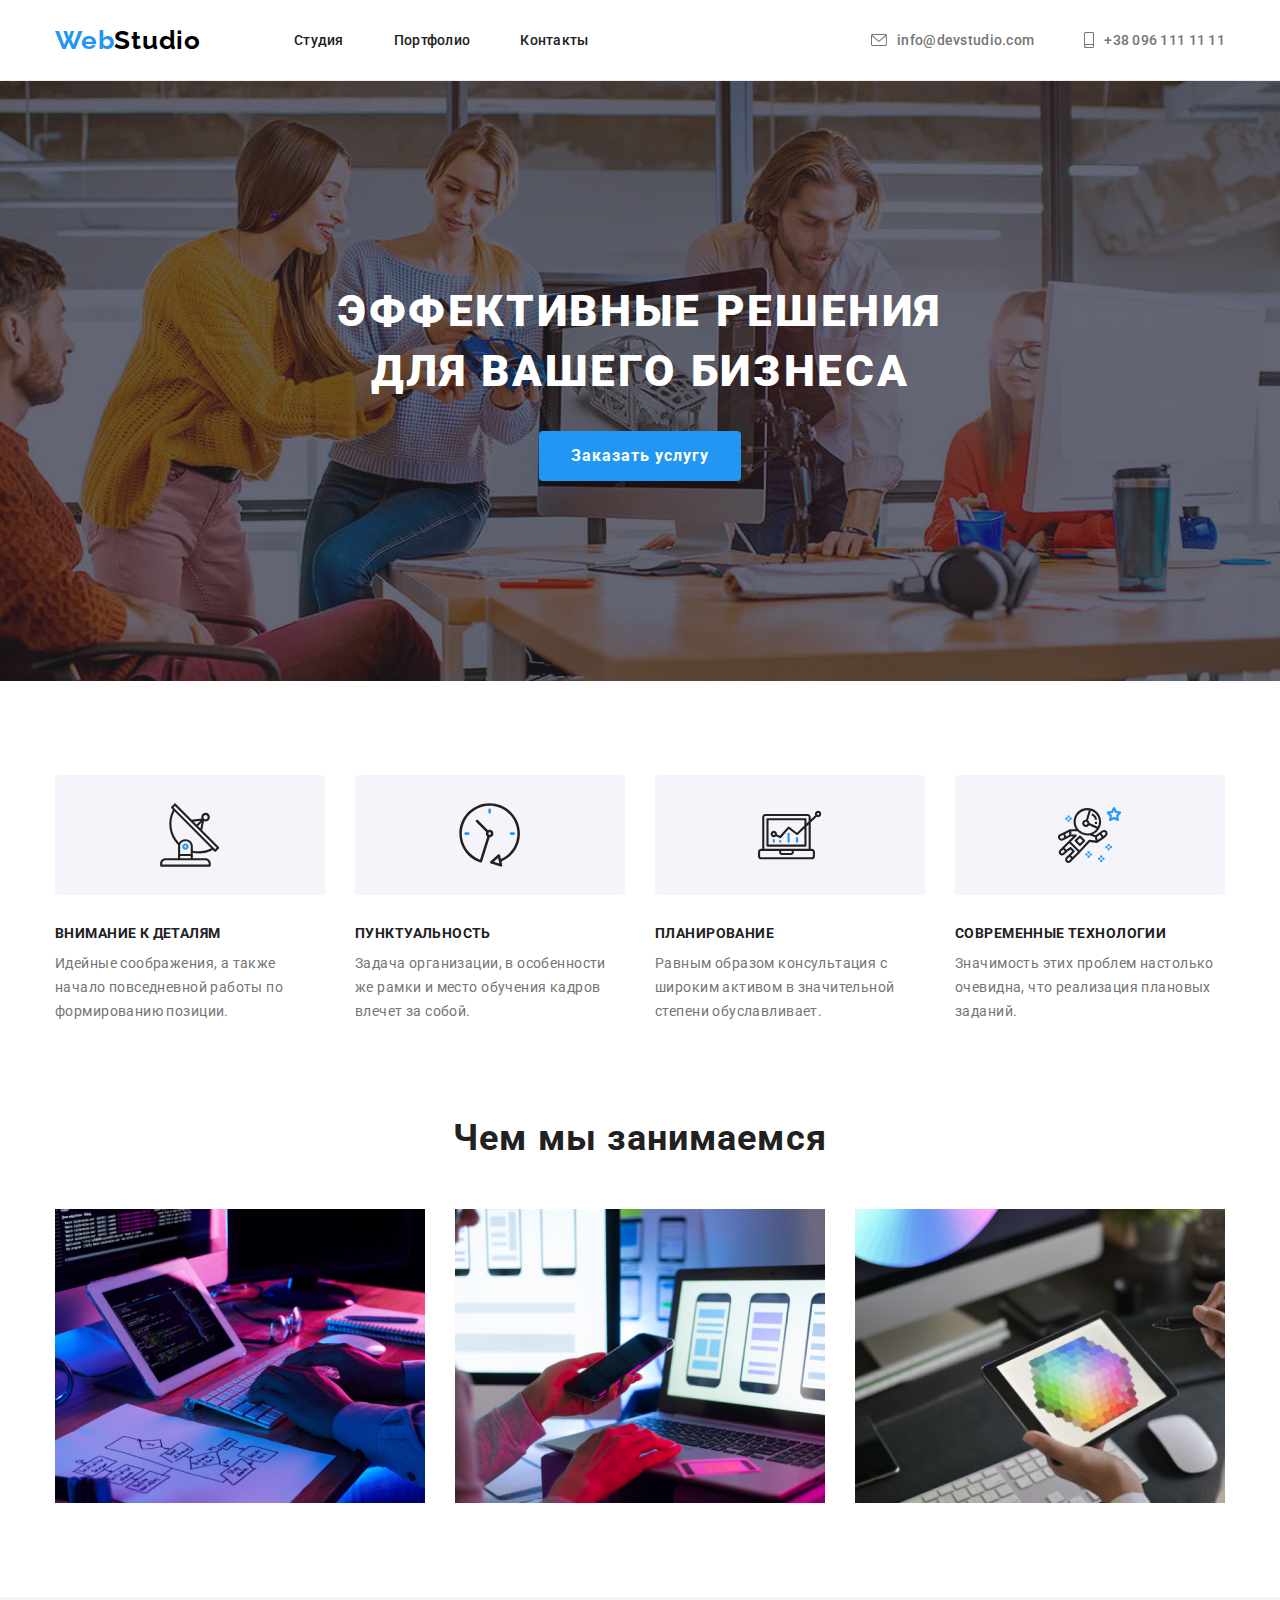
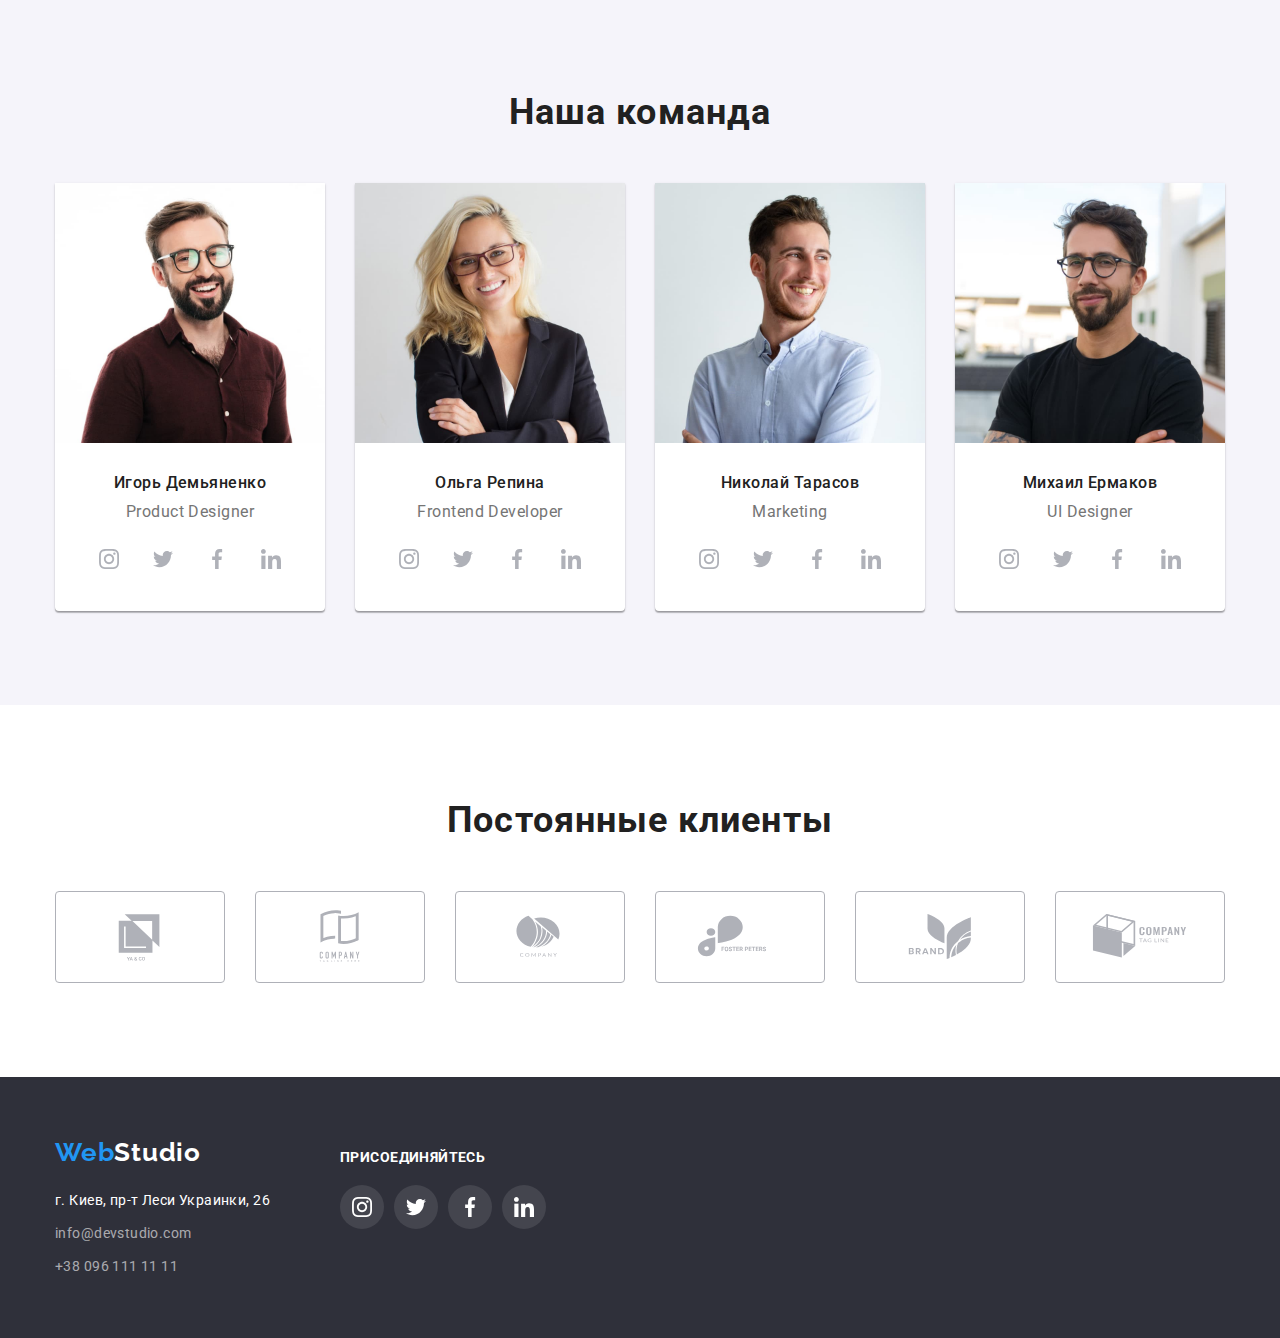
<file: index.html>
<!DOCTYPE html>
<html lang="ru">
  <head>
    <meta charset="UTF-8" />
    <meta http-equiv="X-UA-Compatible" content="IE=edge" />
    <meta name="viewport" content="width=device-width, initial-scale=1.0" />
    <title>Document</title>

    <link
      rel="stylesheet"
      href="https://cdnjs.cloudflare.com/ajax/libs/modern-normalize/1.1.0/modern-normalize.min.css"
    />
    <link rel="preconnect" href="https://fonts.googleapis.com" />
    <link rel="preconnect" href="https://fonts.gstatic.com" crossorigin />
    <link
      href="https://fonts.googleapis.com/css2?family=Raleway:wght@700&family=Roboto:wght@400;500;700;900&display=swap"
      rel="stylesheet"
    />
    <link rel="stylesheet" href="./css/styles.css" />
  </head>
  <body>
    <header class="page-header">
      <div class="container">
        <nav class="main-nav">
          <a lang="en" class="logo" href="index.html"
            ><span class="logo-web-part">Web</span>Studio</a
          >
          <ul class="main-nav-list">
            <li class="main-nav-item">
              <a class="main-navigation-link" href="">Студия</a>
            </li>
            <li class="main-nav-item">
              <a class="main-navigation-link" href="portfolio.html">Портфолио</a>
            </li>
            <li class="main-nav-item">
              <a class="main-navigation-link" href="">Контакты</a>
            </li>
          </ul>
        </nav>
        <ul class="header-contacts">
          <li class="header-contact-item">
            <a class="header-contact-link" href="mailto:info@devstudio.com">
              <svg class="header-icon" width="16" height="12">
                <use href="./images/symbol-defs.svg#icon-envelope"></use></svg
              >info@devstudio.com</a
            >
          </li>
          <li class="header-contact-item">
            <a class="header-contact-link" href="tel:+380961111111">
              <svg class="header-icon" width="10" height="16">
                <use href="./images/symbol-defs.svg#icon-smartphone"></use></svg
              >+38 096 111 11 11</a
            >
          </li>
        </ul>
      </div>
    </header>
    <main>
      <section class="hero">
        <div class="container">
          <h1 class="hero-header">Эффективные решения для вашего бизнеса</h1>
          <button type="button" class="hero-button">Заказать услугу</button>
        </div>
      </section>
      <section class="section-features">
        <div class="container">
          <ul class="features">
            <li>
              <div class="features-icon-container">
                <svg class="features-icon">
                  <use href="./images/symbol-defs.svg#icon-antenna"></use>
                </svg>
              </div>
              <h2 class="features-header">Внимание к деталям</h2>
              <p class="features-text">
                Идейные соображения, а также начало повседневной работы по формированию позиции.
              </p>
            </li>
            <li>
              <div class="features-icon-container">
                <svg class="features-icon">
                  <use href="./images/symbol-defs.svg#icon-clock"></use>
                </svg>
              </div>
              <h2 class="features-header">Пунктуальность</h2>
              <p class="features-text">
                Задача организации, в особенности же рамки и место обучения кадров влечет за собой.
              </p>
            </li>
            <li>
              <div class="features-icon-container">
                <svg class="features-icon">
                  <use href="./images/symbol-defs.svg#icon-diagram"></use>
                </svg>
              </div>
              <h2 class="features-header">Планирование</h2>
              <p class="features-text">
                Равным образом консультация с широким активом в значительной степени обуславливает.
              </p>
            </li>
            <li>
              <div class="features-icon-container">
                <svg class="features-icon">
                  <use href="./images/symbol-defs.svg#icon-astronaut"></use>
                </svg>
              </div>
              <h2 class="features-header">Современные технологии</h2>
              <p class="features-text">
                Значимость этих проблем настолько очевидна, что реализация плановых заданий.
              </p>
            </li>
          </ul>
        </div>
      </section>
      <section class="work-dir-section">
        <div class="work-dir-div container">
          <h2 class="work-direction-header">Чем мы занимаемся</h2>
          <ul class="work-direction">
            <li class="work-direction-item">
              <img
                class="work-dir-img"
                src="./images/img1.jpg"
                alt="мужчина работает на планшете"
                width="370"
              />
            </li>
            <li class="work-direction-item">
              <img
                class="work-dir-img"
                src="./images/img2.jpg"
                alt="женщина с ноутбуком и телефоном"
                width="370"
              />
            </li>
            <li class="work-direction-item">
              <img
                class="work-dir-img"
                src="./images/img3.jpg"
                alt="цветовая палитра на планшете"
                width="370"
              />
            </li>
          </ul>
        </div>
      </section>
      <section class="team">
        <div class="container">
          <h2 class="team-header">Наша команда</h2>
          <ul class="team-members">
            <li class="team-member">
              <img
                class="team-member-picture"
                src="./images/worker1.jpg"
                alt="image of product designer"
                width="270"
              />
              <div class="team-member-text">
                <p class="team-member-name">Игорь Демьяненко</p>
                <p class="team-member-occupation">Product Designer</p>
                <ul class="team-icon-container">
                <li class="team-icon-item">
                  <a href="" class="team-icon-link">
                    <svg class="team-icon" width="20" height="20">
                      <use href="./images/symbol-defs.svg#icon-instagram"></use>
                    </svg>
                  </a>
                </li>
                <li class="team-icon-item">
                  <a href="" class="team-icon-link">
                    <svg class="team-icon" width="20" height="20">
                      <use href="./images/symbol-defs.svg#icon-twitter"></use>
                    </svg>
                  </a>
                </li>
                <li class="team-icon-item">
                  <a href="" class="team-icon-link">
                    <svg class="team-icon" width="20" height="20">
                      <use href="./images/symbol-defs.svg#icon-facebook"></use>
                    </svg>
                  </a>
                </li>
                <li class="team-icon-item">
                  <a href="" class="team-icon-link">
                    <svg class="team-icon" width="20" height="20">
                      <use href="./images/symbol-defs.svg#icon-linkedin"></use>
                    </svg>
                  </a>
                </li>
              </div>
            </li>
            <li class="team-member">
              <img
                class="team-member-picture"
                src="./images/worker2.jpg"
                alt="image of frontend developer"
                width="270"
              />
              <div class="team-member-text">
                <p class="team-member-name">Ольга Репина</p>
                <p class="team-member-occupation">Frontend Developer</p>
                <ul class="team-icon-container">
                <li class="team-icon-item">
                  <a href="" class="team-icon-link">
                    <svg class="team-icon" width="20" height="20">
                      <use href="./images/symbol-defs.svg#icon-instagram"></use>
                    </svg>
                  </a>
                </li>
                <li class="team-icon-item">
                  <a href="" class="team-icon-link">
                    <svg class="team-icon" width="20" height="20">
                      <use href="./images/symbol-defs.svg#icon-twitter"></use>
                    </svg>
                  </a>
                </li>
                <li class="team-icon-item">
                  <a href="" class="team-icon-link">
                    <svg class="team-icon" width="20" height="20">
                      <use href="./images/symbol-defs.svg#icon-facebook"></use>
                    </svg>
                  </a>
                </li>
                <li class="team-icon-item">
                  <a href="" class="team-icon-link">
                    <svg class="team-icon" width="20" height="20">
                      <use href="./images/symbol-defs.svg#icon-linkedin"></use>
                    </svg>
                  </a>
                </li>
              </ul>
              </div>
            </li>
            <li class="team-member">
              <img
                class="team-member-picture"
                src="./images/worker3.jpg"
                alt="image of marketing specialist"
                width="270"
              />
              <div class="team-member-text">
                <p class="team-member-name">Николай Тарасов</p>
                <p class="team-member-occupation">Marketing</p>
                <ul class="team-icon-container">
                <li class="team-icon-item">
                  <a href="" class="team-icon-link">
                    <svg class="team-icon" width="20" height="20">
                      <use href="./images/symbol-defs.svg#icon-instagram"></use>
                    </svg>
                  </a>
                </li>
                <li class="team-icon-item">
                  <a href="" class="team-icon-link">
                    <svg class="team-icon" width="20" height="20">
                      <use href="./images/symbol-defs.svg#icon-twitter"></use>
                    </svg>
                  </a>
                </li>
                <li class="team-icon-item">
                  <a href="" class="team-icon-link">
                    <svg class="team-icon" width="20" height="20">
                      <use href="./images/symbol-defs.svg#icon-facebook"></use>
                    </svg>
                  </a>
                </li>
                <li class="team-icon-item">
                  <a href="" class="team-icon-link">
                    <svg class="team-icon" width="20" height="20">
                      <use href="./images/symbol-defs.svg#icon-linkedin"></use>
                    </svg>
                  </a>
                </li>
              </ul>
              </div>
            </li>
            <li class="team-member">
              <img
                class="team-member-picture"
                src="./images/worker4.jpg"
                alt="image of ui designer"
                width="270"
              />
              <div class="team-member-text">
                <p class="team-member-name">Михаил Ермаков</p>
                <p class="team-member-occupation">UI Designer</p>
                <ul class="team-icon-container">
                <li class="team-icon-item">
                  <a href="" class="team-icon-link">
                    <svg class="team-icon" width="20" height="20">
                      <use href="./images/symbol-defs.svg#icon-instagram"></use>
                    </svg>
                  </a>
                </li>
                <li class="team-icon-item">
                  <a href="" class="team-icon-link">
                    <svg class="team-icon" width="20" height="20">
                      <use href="./images/symbol-defs.svg#icon-twitter"></use>
                    </svg>
                  </a>
                </li>
                <li class="team-icon-item">
                  <a href="" class="team-icon-link">
                    <svg class="team-icon" width="20" height="20">
                      <use href="./images/symbol-defs.svg#icon-facebook"></use>
                    </svg>
                  </a>
                </li>
                <li class="team-icon-item">
                  <a href="" class="team-icon-link">
                    <svg class="team-icon" width="20" height="20">
                      <use href="./images/symbol-defs.svg#icon-linkedin"></use>
                    </svg>
                  </a>
                </li>
              </ul>
              </div>
            </li>
          </ul>
        </div>
      </section>
      <section class="clients">
        <div class="container">
          <h2 class="clients-header">Постоянные клиенты</h2>
          <ul class="clients-list">
            <li>
              <a class="client-link" href="">
                <svg class="client-icon">
                  <use href="./images/symbol-defs.svg#icon-logo-ya"></use>
                </svg>
              </a>
            </li>
            <li>
              <a class="client-link" href="">
                <svg class="client-icon">
                  <use href="./images/symbol-defs.svg#icon-logo-com"></use>
                </svg>
              </a>
            </li>
            <li>
              <a class="client-link" href="">
                <svg class="client-icon">
                  <use href="./images/symbol-defs.svg#icon-logo-comp"></use>
                </svg>
              </a>
            </li>
            <li>
              <a class="client-link" href="">
                <svg class="client-icon">
                  <use href="./images/symbol-defs.svg#icon-logo-foster"></use>
                </svg>
              </a>
            </li>
            <li>
              <a class="client-link" href="">
                <svg class="client-icon">
                  <use href="./images/symbol-defs.svg#icon-logo-brand"></use>
                </svg>
              </a>
            </li>
            <li>
              <a class="client-link" href="">
                <svg class="client-icon">
                  <use href="./images/symbol-defs.svg#icon-logo-tag"></use>
                </svg>
              </a>
            </li>
          </ul>
        </div>
      </section>
    </main>
    <footer class="footer">
      <div class="container footer-elements">
        <div class="footer-nav">
          <a class="logo-inv" href="index.html"><span class="logo-web-part">Web</span>Studio</a>
          <address>
            <ul class="footer-contacts">
              <li>
                <a
                  target="_blank"
                  class="footer-adress"
                  href="https://goo.gl/maps/6EJtzGpYEQnjh2rM8"
                  >г. Киев, пр-т Леси Украинки, 26</a
                >
              </li>
              <li>
                <a class="footer-mail" href="mailto:info@devstudio.com">info@devstudio.com</a>
              </li>
              <li><a class="footer-phone" href="tel:+380961111111">+38 096 111 11 11</a></li>
            </ul>
          </address>
        </div>
        <div class="join-section">
            <h2 class="join-header">присоединяйтесь</h2>
            <ul class="join-icons-list">
              <li class="join-icons-item">
                <a href="" class="join-icon-link">
                  <svg class="join-icon" width="20" height="20">
                    <use href="./images/symbol-defs.svg#icon-instagram"></use>
                  </svg>
                </a>
              </li>
              <li class="join-icons-item">
                <a href="" class="join-icon-link">
                  <svg class="join-icon" width="20" height="20">
                    <use href="./images/symbol-defs.svg#icon-twitter"></use>
                  </svg>
                </a>
              </li>
              <li class="join-icons-item">
                <a href="" class="join-icon-link">
                  <svg class="join-icon" width="20" height="20">
                    <use href="./images/symbol-defs.svg#icon-facebook"></use>
                  </svg>
                </a>
              </li>
              <li class="join-icons-item">
                <a href="" class="join-icon-link">
                  <svg class="join-icon" width="20" height="20">
                    <use href="./images/symbol-defs.svg#icon-linkedin"></use>
                  </svg>
                </a>
              </li>
            </ul>
          </div>

      </div>
    </footer>
  </body>
</html>
</file>
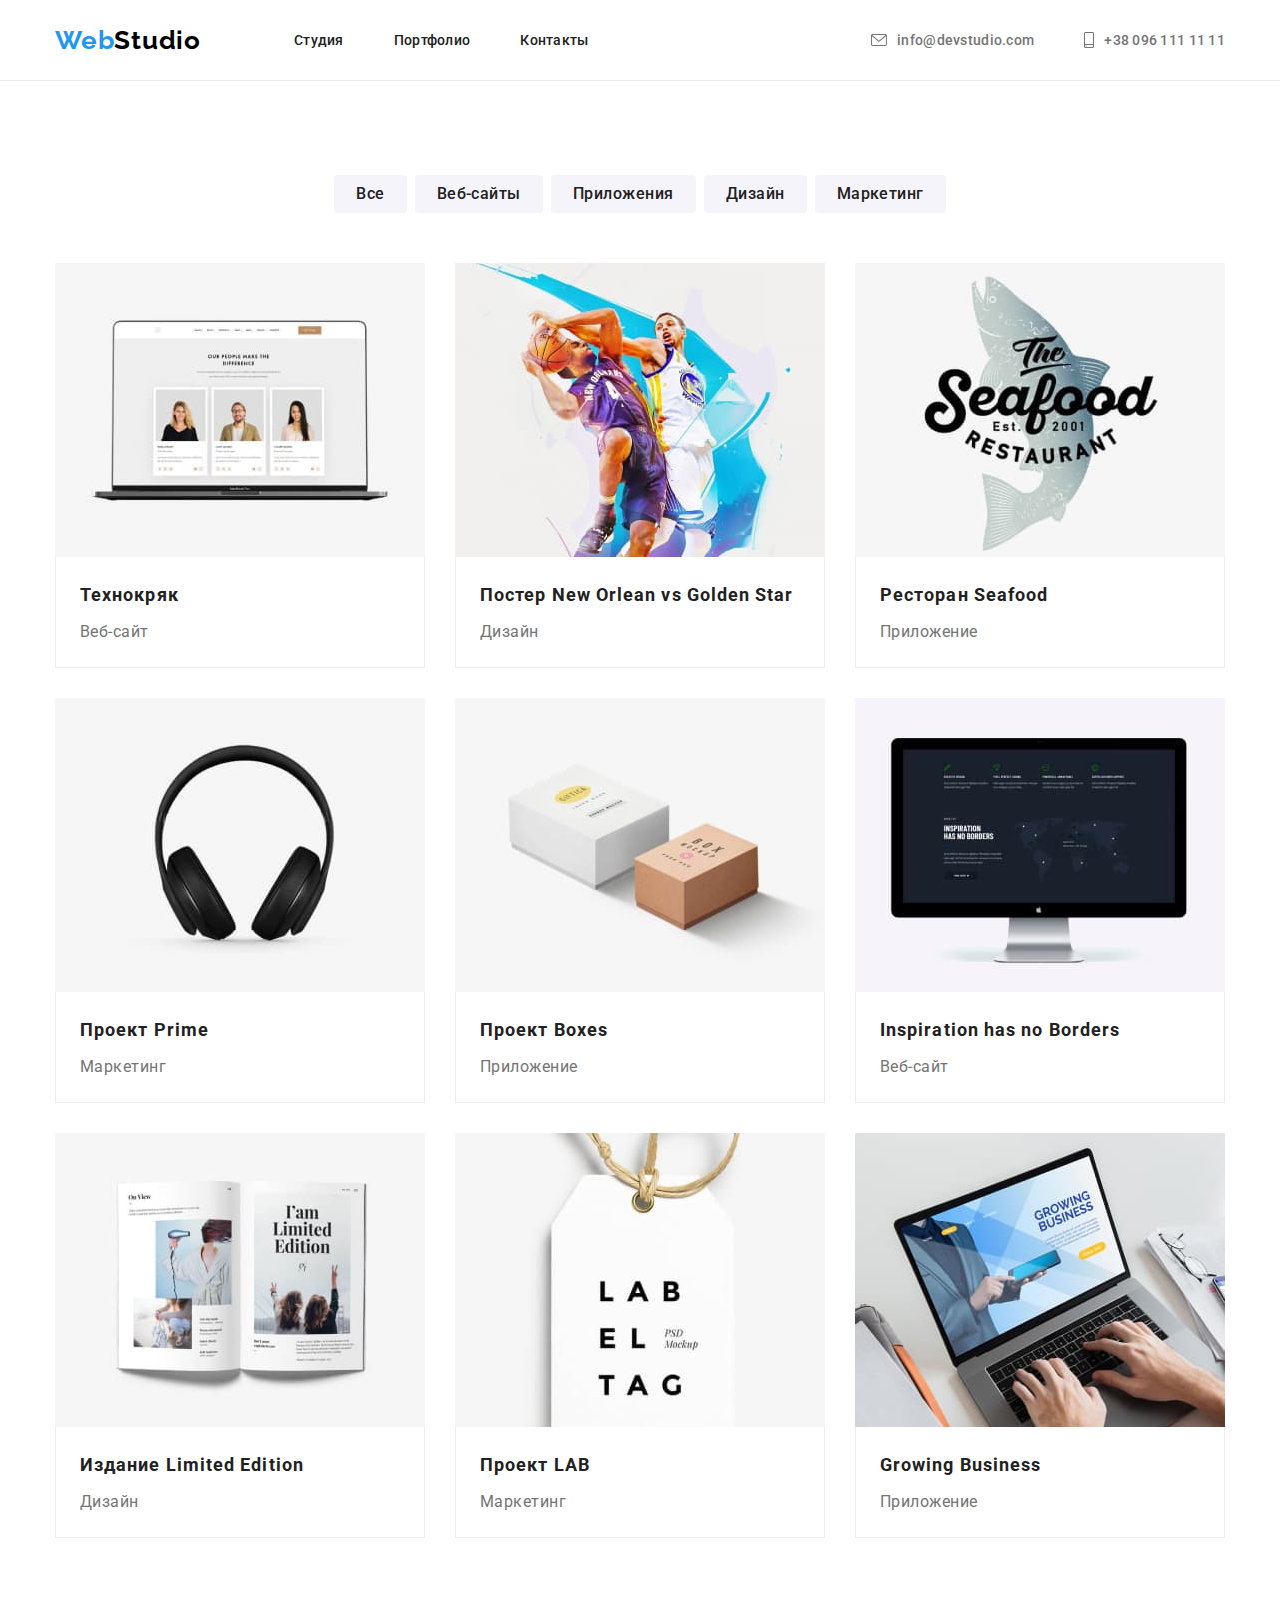
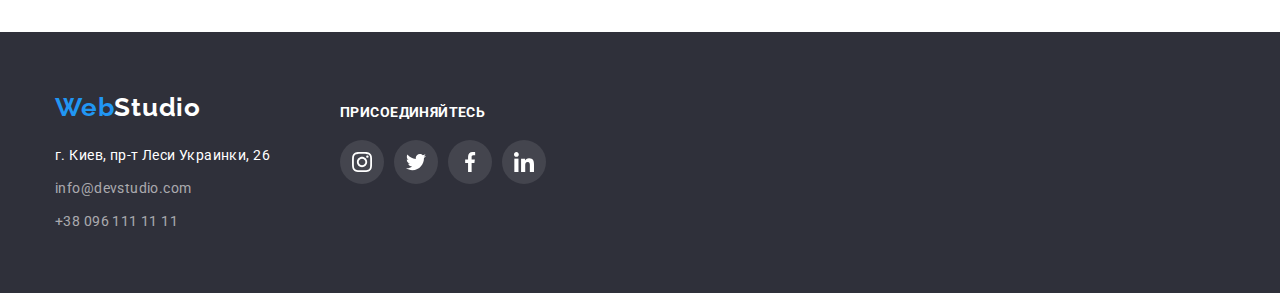
<file: portfolio.html>
<!DOCTYPE html>
<html lang="ru">
  <head>
    <meta charset="UTF-8" />
    <meta http-equiv="X-UA-Compatible" content="IE=edge" />
    <meta name="viewport" content="width=device-width, initial-scale=1.0" />
    <title>Document</title>

    <link
      rel="stylesheet"
      href="https://cdnjs.cloudflare.com/ajax/libs/modern-normalize/1.1.0/modern-normalize.min.css"
    />
    <link rel="preconnect" href="https://fonts.googleapis.com" />
    <link rel="preconnect" href="https://fonts.gstatic.com" crossorigin />
    <link
      href="https://fonts.googleapis.com/css2?family=Raleway:wght@700&family=Roboto:wght@400;500;700;900&display=swap"
      rel="stylesheet"
    />
    <link rel="stylesheet" href="./css/styles.css" />
  </head>
  <body>
    <header class="page-header portfolio-header">
      <div class="container">
        <nav class="main-nav">
          <a lang="en" class="logo" href="index.html"
            ><span class="logo-web-part">Web</span>Studio</a
          >
          <ul class="main-nav-list">
            <li class="main-nav-item">
              <a class="main-navigation-link" href="">Студия</a>
            </li>
            <li class="main-nav-item">
              <a class="main-navigation-link" href="portfolio.html">Портфолио</a>
            </li>
            <li class="main-nav-item">
              <a class="main-navigation-link" href="">Контакты</a>
            </li>
          </ul>
        </nav>
        <ul class="header-contacts">
          <li class="header-contact-item">
            <a class="header-contact-link" href="mailto:info@devstudio.com">
              <svg class="header-icon" width="16" height="12">
                <use href="./images/symbol-defs.svg#icon-envelope"></use></svg
              >info@devstudio.com</a
            >
          </li>
          <li class="header-contact-item">
            <a class="header-contact-link" href="tel:+380961111111">
              <svg class="header-icon" width="10" height="16">
                <use href="./images/symbol-defs.svg#icon-smartphone"></use></svg
              >+38 096 111 11 11</a
            >
          </li>
        </ul>
      </div>
    </header>
    <main>
      <section class="work-examples">
        <div class="container work-examples-container">
          <h1 class="work-examples-header">Фильтры работ</h1>
          <ul class="work-examples-filter">
            <li><button class="work-examples-filter-button" type="button">Все</button></li>
            <li><button class="work-examples-filter-button" type="button">Веб-сайты</button></li>
            <li><button class="work-examples-filter-button" type="button">Приложения</button></li>
            <li><button class="work-examples-filter-button" type="button">Дизайн</button></li>
            <li><button class="work-examples-filter-button" type="button">Маркетинг</button></li>
          </ul>
          <h1 class="work-examples-header">Примеры работ</h1>
          <ul class="work-examples-list">
            <li class="work-example-item">
              <a class="work-example-link" href="">
                <img
                  class="work-example-image"
                  src="./images/technokriak.jpg"
                  alt="веб-сайт"
                  width="370"
                />
                <div class="work-ex-text-block">
                  <h2 class="work-example-header">Технокряк</h2>
                  <p class="work-example-text">Веб-сайт</p>
                </div>
              </a>
            </li>
            <li class="work-example-item">
              <a class="work-example-link" href="">
                <img
                  class="work-example-image"
                  href=""
                  src="./images/poster-new-orlean.jpg"
                  alt="постер с изображением игроков баскетбола"
                  width="370"
                />
                <div class="work-ex-text-block">
                  <h2 class="work-example-header">Постер New Orlean vs Golden Star</h2>
                  <p class="work-example-text">Дизайн</p>
                </div>
              </a>
            </li>
            <li class="work-example-item">
              <a class="work-example-link" href="">
                <img
                  class="work-example-image"
                  href=""
                  src="./images/restraunt-seafood.jpg"
                  alt="логотип ресторана"
                  width="370"
                />
                <div class="work-ex-text-block">
                  <h2 class="work-example-header">Ресторан Seafood</h2>
                  <p class="work-example-text">Приложение</p>
                </div>
              </a>
            </li>
            <li class="work-example-item">
              <a class="work-example-link" href="">
                <img
                  class="work-example-image"
                  href=""
                  src="./images/project-prime.jpg"
                  alt="наушники"
                  width="370"
                />
                <div class="work-ex-text-block">
                  <h2 class="work-example-header">Проект Prime</h2>
                  <p class="work-example-text">Маркетинг</p>
                </div>
              </a>
            </li>
            <li class="work-example-item">
              <a class="work-example-link" href="">
                <img
                  class="work-example-image"
                  href=""
                  src="./images/project-boxes.jpg"
                  alt="дизайн коробок"
                  width="370"
                />
                <div class="work-ex-text-block">
                  <h2 class="work-example-header">Проект Boxes</h2>
                  <p class="work-example-text">Приложение</p>
                </div>
              </a>
            </li>
            <li class="work-example-item">
              <a class="work-example-link" href="">
                <img
                  class="work-example-image"
                  href=""
                  src="./images/inspiration.jpg"
                  alt="сайт"
                  width="370"
                />
                <div class="work-ex-text-block">
                  <h2 lang="en" class="work-example-header">Inspiration has no Borders</h2>
                  <p class="work-example-text">Веб-сайт</p>
                </div>
              </a>
            </li>
            <li class="work-example-item">
              <a class="work-example-link" href="">
                <img
                  class="work-example-image"
                  href=""
                  src="./images/limited-edition.jpg"
                  alt="журнал"
                  width="370"
                />
                <div class="work-ex-text-block">
                  <h2 class="work-example-header">Издание Limited Edition</h2>
                  <p class="work-example-text">Дизайн</p>
                </div>
              </a>
            </li>
            <li class="work-example-item">
              <a class="work-example-link" href="">
                <img
                  class="work-example-image"
                  href=""
                  src="./images/project-lab.jpg"
                  alt="этикетка"
                  width="370"
                />
                <div class="work-ex-text-block">
                  <h2 class="work-example-header">Проект LAB</h2>
                  <p class="work-example-text">Маркетинг</p>
                </div>
              </a>
            </li>
            <li class="work-example-item">
              <a class="work-example-link" href="">
                <img
                  class="work-example-image"
                  href=""
                  src="./images/growing-business.jpg"
                  alt="сайт"
                  width="370"
                />
                <div class="work-ex-text-block">
                  <h2 lang="en" class="work-example-header">Growing Business</h2>
                  <p class="work-example-text">Приложение</p>
                </div>
              </a>
            </li>
          </ul>
        </div>
      </section>
    </main>
    <footer class="footer">
      <div class="container footer-elements">
        <div class="footer-nav">
          <a class="logo-inv" href="index.html"><span class="logo-web-part">Web</span>Studio</a>
          <address>
            <ul class="footer-contacts">
              <li>
                <a
                  target="_blank"
                  class="footer-adress"
                  href="https://goo.gl/maps/6EJtzGpYEQnjh2rM8"
                  >г. Киев, пр-т Леси Украинки, 26</a
                >
              </li>
              <li>
                <a class="footer-mail" href="mailto:info@devstudio.com">info@devstudio.com</a>
              </li>
              <li><a class="footer-phone" href="tel:+380961111111">+38 096 111 11 11</a></li>
            </ul>
          </address>
        </div>
        <section class="join-section">
          <div>
            <h2 class="join-header">присоединяйтесь</h2>
            <ul class="join-icons-list">
              <li class="join-icons-item">
                <a href="" class="join-icon-link">
                  <svg class="join-icon" width="20" height="20">
                    <use href="./images/symbol-defs.svg#icon-instagram"></use>
                  </svg>
                </a>
              </li>
              <li class="join-icons-item">
                <a href="" class="join-icon-link">
                  <svg class="join-icon" width="20" height="20">
                    <use href="./images/symbol-defs.svg#icon-twitter"></use>
                  </svg>
                </a>
              </li>
              <li class="join-icons-item">
                <a href="" class="join-icon-link">
                  <svg class="join-icon" width="20" height="20">
                    <use href="./images/symbol-defs.svg#icon-facebook"></use>
                  </svg>
                </a>
              </li>
              <li class="join-icons-item">
                <a href="" class="join-icon-link">
                  <svg class="join-icon" width="20" height="20">
                    <use href="./images/symbol-defs.svg#icon-linkedin"></use>
                  </svg>
                </a>
              </li>
            </ul>
          </div>
        </section>
      </div>
    </footer>
  </body>
</html>
</file>
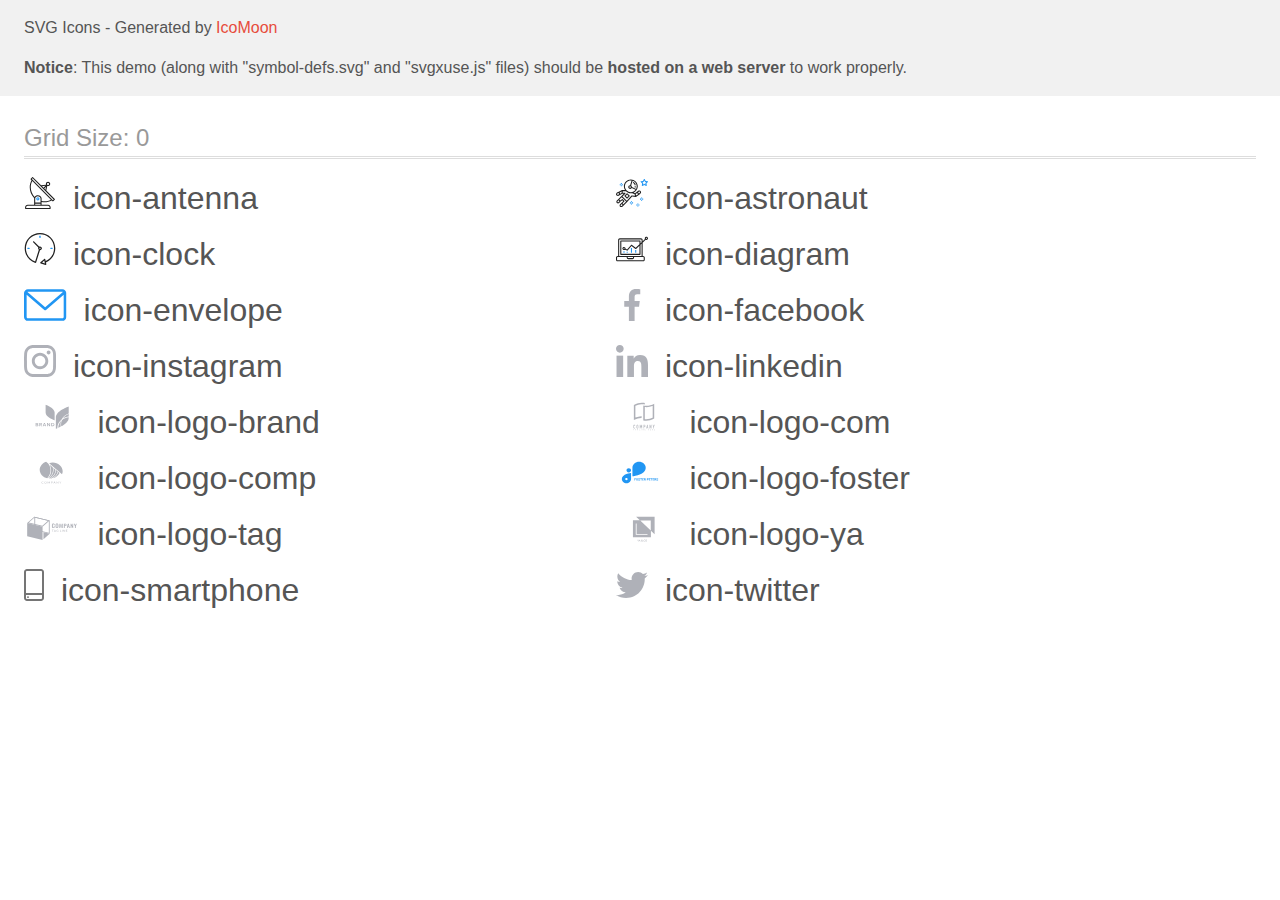
<file: images/icons/icomoon/demo-external-svg.html>
<!doctype html>
<html>
<head>
    <title>IcoMoon - SVG Icons</title>
    <meta charset="utf-8">
    <meta name="viewport" content="width=device-width, initial-scale=1">
    <link rel="stylesheet" href="demo-files/demo.css">
    <link rel="stylesheet" href="style.css">
</head>
<body>
<header class="bgc1 clearfix">
<div class="mhl">
    <p>SVG Icons - Generated by <a href="https://icomoon.io/app">IcoMoon</a></p><p><strong>Notice</strong>: This demo (along with "symbol-defs.svg" and "svgxuse.js" files) should be <b>hosted on a web server</b> to work properly.</p>
</div>
</header>
    <div class="clearfix mhl ptl">
        <h1 class="mvm mtn fgc1">Grid Size: 0</h1>
        <div class="glyph fs1">
            <div class="clearfix pbs">
                <svg class="icon icon-antenna"><use xlink:href="symbol-defs.svg#icon-antenna"></use></svg><span class="name"> icon-antenna</span>
            </div>
        </div>
        <div class="glyph fs1">
            <div class="clearfix pbs">
                <svg class="icon icon-astronaut"><use xlink:href="symbol-defs.svg#icon-astronaut"></use></svg><span class="name"> icon-astronaut</span>
            </div>
        </div>
        <div class="glyph fs1">
            <div class="clearfix pbs">
                <svg class="icon icon-clock"><use xlink:href="symbol-defs.svg#icon-clock"></use></svg><span class="name"> icon-clock</span>
            </div>
        </div>
        <div class="glyph fs1">
            <div class="clearfix pbs">
                <svg class="icon icon-diagram"><use xlink:href="symbol-defs.svg#icon-diagram"></use></svg><span class="name"> icon-diagram</span>
            </div>
        </div>
        <div class="glyph fs1">
            <div class="clearfix pbs">
                <svg class="icon icon-envelope"><use xlink:href="symbol-defs.svg#icon-envelope"></use></svg><span class="name"> icon-envelope</span>
            </div>
        </div>
        <div class="glyph fs1">
            <div class="clearfix pbs">
                <svg class="icon icon-facebook"><use xlink:href="symbol-defs.svg#icon-facebook"></use></svg><span class="name"> icon-facebook</span>
            </div>
        </div>
        <div class="glyph fs1">
            <div class="clearfix pbs">
                <svg class="icon icon-instagram"><use xlink:href="symbol-defs.svg#icon-instagram"></use></svg><span class="name"> icon-instagram</span>
            </div>
        </div>
        <div class="glyph fs1">
            <div class="clearfix pbs">
                <svg class="icon icon-linkedin"><use xlink:href="symbol-defs.svg#icon-linkedin"></use></svg><span class="name"> icon-linkedin</span>
            </div>
        </div>
        <div class="glyph fs1">
            <div class="clearfix pbs">
                <svg class="icon icon-logo-brand"><use xlink:href="symbol-defs.svg#icon-logo-brand"></use></svg><span class="name"> icon-logo-brand</span>
            </div>
        </div>
        <div class="glyph fs1">
            <div class="clearfix pbs">
                <svg class="icon icon-logo-com"><use xlink:href="symbol-defs.svg#icon-logo-com"></use></svg><span class="name"> icon-logo-com</span>
            </div>
        </div>
        <div class="glyph fs1">
            <div class="clearfix pbs">
                <svg class="icon icon-logo-comp"><use xlink:href="symbol-defs.svg#icon-logo-comp"></use></svg><span class="name"> icon-logo-comp</span>
            </div>
        </div>
        <div class="glyph fs1">
            <div class="clearfix pbs">
                <svg class="icon icon-logo-foster"><use xlink:href="symbol-defs.svg#icon-logo-foster"></use></svg><span class="name"> icon-logo-foster</span>
            </div>
        </div>
        <div class="glyph fs1">
            <div class="clearfix pbs">
                <svg class="icon icon-logo-tag"><use xlink:href="symbol-defs.svg#icon-logo-tag"></use></svg><span class="name"> icon-logo-tag</span>
            </div>
        </div>
        <div class="glyph fs1">
            <div class="clearfix pbs">
                <svg class="icon icon-logo-ya"><use xlink:href="symbol-defs.svg#icon-logo-ya"></use></svg><span class="name"> icon-logo-ya</span>
            </div>
        </div>
        <div class="glyph fs1">
            <div class="clearfix pbs">
                <svg class="icon icon-smartphone"><use xlink:href="symbol-defs.svg#icon-smartphone"></use></svg><span class="name"> icon-smartphone</span>
            </div>
        </div>
        <div class="glyph fs1">
            <div class="clearfix pbs">
                <svg class="icon icon-twitter"><use xlink:href="symbol-defs.svg#icon-twitter"></use></svg><span class="name"> icon-twitter</span>
            </div>
        </div>
  </div>
<script defer src="svgxuse.js"></script>
</body>
</html>
</file>
<file: css/styles.css>
body {
  font-family: 'Roboto';
  color: #757575;
}

.container {
  width: 1200px;
  margin: 0 auto;
  padding: 0 15px;
}

h1,
h2,
h3,
h4,
h5,
h6,
p,
ul {
  margin: 0;
  padding: 0;
}

header {
  border-bottom: 1px solid #ececec;
}

.logo {
  font-family: 'Raleway';
  font-style: normal;
  font-weight: 700;
  font-size: 26px;
  line-height: 31px;
  letter-spacing: 0.03em;
  text-decoration: none;
  color: black;
}

.logo-web-part {
  color: #2196f3;
}

.logo:hover,
.logo:focus {
  color: black;
}

.page-header .container {
  display: flex;
  align-items: center;
}

.main-nav {
  display: flex;
  align-items: center;
}

.main-nav-list {
  list-style-type: none;
  display: flex;
  margin-left: 93px;
  padding-left: 0;
}

.main-nav-item:not(:last-child) {
  margin-right: 50px;
}

.header-contact-item:not(:last-child) {
  margin-right: 50px;
}

.main-navigation-link {
  padding: 32px 0;
  display: block;
  text-decoration: none;
  font-style: normal;
  color: #212121;
  font-weight: 500;
  font-size: 14px;
  line-height: 16px;
  letter-spacing: 0.02em;
}

.header-contacts {
  list-style-type: none;
  display: flex;
  padding-left: 0;
  margin-left: auto;
}

.header-contact-link {
  display: flex;
  align-items: center;

  padding: 32px 0;

  color: #757575;
  text-decoration: none;
  font-style: normal;
  font-weight: 500;
  font-size: 14px;
  line-height: 16px;
  letter-spacing: 0.02em;
}

.header-icon {
  margin-right: 10px;
  fill: currentColor;
}

.main-navigation-link:hover,
.main-navigation-link:focus {
  color: #2196f3;
}

.header-contact-link:hover,
.header-contact-link:focus {
  color: #2196f3;
}

/* hero */
.hero {
  background: #c4c4c4;
  background-image: linear-gradient(rgba(47, 48, 58, 0.4), rgba(47, 48, 58, 0.4)),
    url(../images/hero.jpg);
  text-align: center;
  padding-top: 200px;
  padding-bottom: 200px;
  max-width: 1600px;
  background-repeat: no-repeat;
  background-position: center;
  margin-left: auto;
  margin-right: auto;
}

.hero-header {
  width: 696px;
  margin-left: auto;
  margin-right: auto;
  font-weight: 900;
  font-size: 44px;
  line-height: 60px;
  letter-spacing: 0.06em;
  text-transform: uppercase;
  color: #ffffff;
  margin-bottom: 30px;
}

.hero-button {
  display: inline-block;
  background: #2196f3;
  box-shadow: 0px 4px 4px rgba(0, 0, 0, 0.15);
  border-radius: 4px;
  font-weight: 700;
  font-size: 16px;
  line-height: 30px;
  text-align: center;
  letter-spacing: 0.06em;
  color: #ffffff;
  border: 0;
  cursor: pointer;
  padding: 10px 32px;
}

.hero-button:hover,
.hero-button:focus {
  background: #1e84d7;
}

/* features */
.main-navigation,
.features {
  padding: 0;
  margin: 0;
}

.section-features {
  padding-top: 94px;
  padding-bottom: 94px;
}

.features {
  list-style-type: none;
  display: flex;
  justify-content: space-between;
}

.features-icon-container {
  display: flex;
  justify-content: center;
  align-items: center;

  margin-bottom: 30px;

  width: 270px;
  height: 120px;
  background: #f5f4fa;
  border-radius: 4px;
}

.features-icon {
  width: 63.32px;
  height: 70px;
}

.features-header {
  font-style: normal;
  font-weight: 700;
  font-size: 14px;
  line-height: 16px;
  letter-spacing: 0.03em;
  text-transform: uppercase;
  color: #212121;
  margin-bottom: 10px;
}

.features-text {
  font-weight: 400;
  font-size: 14px;
  line-height: 24px;
  letter-spacing: 0.03em;
  color: #757575;
  width: 270px;
}

/* work directions */

.work-dir-section {
  padding-bottom: 94px;
}

.work-direction-header {
  font-weight: 700;
  font-size: 36px;
  line-height: 42px;
  text-align: center;
  letter-spacing: 0.03em;
  color: #212121;
  margin-bottom: 50px;
}

.work-direction {
  list-style-type: none;
  margin-top: 0;
  margin-bottom: 0;
  display: flex;

  justify-content: space-between;
}

.work-dir-img {
  display: block;
  max-width: 100%;
  height: auto;
}

/* team */
.team {
  background: #f5f4fa;
  padding-top: 94px;
  padding-bottom: 94px;
}

.team-header {
  font-weight: 700;
  font-size: 36px;
  line-height: 42px;
  text-align: center;
  letter-spacing: 0.03em;
  color: #212121;
  margin-bottom: 50px;
}

.team-members {
  list-style-type: none;
  margin-top: 0;
  margin-bottom: 0;
  margin-left: 0;
  display: flex;
  justify-content: space-between;
  padding-left: 0;
}

.team-member {
  width: 270px;

  background: #ffffff;
  box-shadow: 0px 1px 3px rgba(0, 0, 0, 0.12), 0px 1px 1px rgba(0, 0, 0, 0.14),
    0px 2px 1px rgba(0, 0, 0, 0.2);
  border-radius: 0px 0px 4px 4px;
  list-style-type: none;
}

.team-member:not(:last-child) {
  margin-right: 30px;
}

.team-member-picture {
  display: block;
  max-width: 100%;
  height: auto;
}

.team-member-text {
  padding-top: 30px;
  padding-bottom: 30px;
}

.team-member-name {
  margin-bottom: 10px;
  font-weight: 500;
  font-size: 16px;
  line-height: 19px;
  text-align: center;
  letter-spacing: 0.03em;
  color: #212121;
}

.team-member-occupation {
  margin-bottom: 16px;

  font-weight: 400;
  font-size: 16px;
  line-height: 19px;
  text-align: center;
  letter-spacing: 0.03em;
  color: #757575;
}

.team-icon-container {
  display: flex;
  justify-content: center;
  gap: 10px;
  cursor: pointer;
  list-style-type: none;
}

.team-icon-link {
  width: 44px;
  height: 44px;
  display: flex;
  justify-content: center;
  align-items: center;
}

.team-icon-link:hover {
  background-color: #2196f3;
  border-radius: 50%;
}

.team-icon-link:hover .team-icon {
  fill: #fff;
}

.team-icon {
  fill: #afb1b8;
  width: 20px;
  height: 20px;
}

/* clients */

.clients {
  padding-bottom: 94px;
  padding-top: 94px;
}

.clients-header {
  margin-bottom: 50px;
  font-weight: 700;
  font-size: 36px;
  line-height: 42px;
  text-align: center;
  letter-spacing: 0.03em;
  color: #212121;
}

.clients-list {
  display: flex;
  list-style-type: none;
  justify-content: space-between;
}

.client-link {
  display: flex;
  justify-content: center;
  align-items: center;

  cursor: pointer;
  width: 170px;
  height: 92px;
  border: 1px solid #afb1b8;
  border-radius: 4px;
}

.client-link:hover {
  border-color: #2196f3;
}

.client-link:hover .client-icon {
  fill: #2196f3;
}

.client-icon {
  width: 106px;
  height: 60px;
  display: inline-block;
  vertical-align: middle;
  fill: #afb1b8;
}

/* footer */
.footer {
  background: #2f303a;
  padding-top: 60px;
  padding-bottom: 60px;
}

.footer-elements {
  display: flex;
}

.logo-inv {
  display: inline-block;
  font-family: 'Raleway';
  font-style: normal;
  font-weight: 700;
  font-size: 26px;
  line-height: 31px;
  letter-spacing: 0.03em;
  text-decoration: none;
  color: white;
  margin-bottom: 20px;
}

.footer-contacts {
  list-style-type: none;
  margin-top: 0;
  margin-bottom: 0;
}

.footer-adress,
.footer-mail,
.footer-phone {
  text-decoration: none;
  font-weight: 400;
  font-size: 14px;
  line-height: 24px;
  letter-spacing: 0.03em;
  color: #ffffff;
}

.footer-adress {
  font-style: normal;
}

.footer-contacts li:not(:last-child) {
  margin-bottom: 9px;
}

.footer-mail,
.footer-phone {
  color: rgba(255, 255, 255, 0.6);
  font-style: normal;
}

.footer-adress:hover,
.footer-mail:hover,
.footer-phone:hover,
.footer-adress:focus,
.footer-mail:focus,
.footer-phone:focus {
  color: #2196f3;
}

/* join */

.join-section {
  padding-top: 12px;
  margin-left: 70px;
}

.join-header {
  margin-bottom: 20px;
  font-weight: 700;
  font-size: 14px;
  line-height: 16px;
  letter-spacing: 0.03em;
  text-transform: uppercase;
  color: #ffffff;
}

.join-icons-list {
  list-style-type: none;
  display: flex;
}

.join-icons-item:not(:last-child) {
  margin-right: 10px;
}

.join-icon-link {
  background: rgba(255, 255, 255, 0.1);
  border-radius: 50%;
  width: 44px;
  height: 44px;
  display: flex;
  justify-content: center;
  align-items: center;
  cursor: pointer;
}

.join-icon-link:hover {
  background: #2196f3;
}

.join-icon {
  fill: #ffffff;
}

/* portfolio */

/* work-examples */
.work-examples {
  padding-top: 94px;
  padding-bottom: 94px;
}

.work-examples-container {
}

.portfolio-header {
}

.work-examples-header {
  display: none;
}

.work-examples-filter {
  list-style-type: none;
  margin-top: 0;
  margin-bottom: 50px;
  padding-left: 0;
  display: flex;
  justify-content: center;
}

.work-examples-filter li:not(:last-child) {
  margin-right: 8px;
}

.work-examples-filter-button {
  background: #f5f4fa;
  border-radius: 4px;
  font-style: normal;
  font-weight: 500;
  font-size: 16px;
  line-height: 26px;
  text-align: center;
  letter-spacing: 0.03em;
  color: #212121;
  border: 0;
  cursor: pointer;
  padding: 6px 22px;
  margin-top: 0;
  margin-bottom: 0;
}

.work-examples-filter-button:hover,
.work-examples-filter-button:focus {
  background: #2196f3;
  box-shadow: 0px 3px 1px rgba(0, 0, 0, 0.1), 0px 1px 2px rgba(0, 0, 0, 0.08),
    0px 2px 2px rgba(0, 0, 0, 0.12);
  color: #ffffff;
}

.work-examples-list {
  margin-top: 0;
  margin-bottom: 0;
  list-style-type: none;
  padding-left: 0;
  display: flex;
  flex-wrap: wrap;
  gap: 30px;
}

.work-example-link:hover {
  box-shadow: 0px 1px 1px rgba(0, 0, 0, 0.12), 0px 4px 4px rgba(0, 0, 0, 0.06),
    1px 4px 6px rgba(0, 0, 0, 0.16);
}

.work-example-item:nth-child(n + 7) {
  margin-bottom: 0;
}

.work-example-link {
  text-decoration: none;
  background: #ffffff;
  align-items: flex-start;
}

.work-example-image {
  display: block;
  max-width: 100%;
  height: auto;
}

.work-ex-text-block {
  padding: 20px 24px;
  border-right: 1px solid #eeeeee;
  border-bottom: 1px solid #eeeeee;
  border-left: 1px solid #eeeeee;
}

.work-example-header {
  text-decoration: none;
  font-weight: 700;
  font-size: 18px;
  line-height: 36px;
  letter-spacing: 0.06em;
  color: #212121;
  margin-bottom: 4px;
}

.work-example-text {
  font-style: normal;
  font-weight: 400;
  font-size: 16px;
  line-height: 30px;
  letter-spacing: 0.03em;
  color: #757575;
  text-decoration: none;
}
</file>
<file: images/icons/icomoon/demo-files/demo.css>
body {
  padding: 0;
  margin: 0;
  font-family: sans-serif;
  font-size: 1em;
  line-height: 1.5;
  color: #555;
  background: #fff;
}
h1 {
  font-size: 1.5em;
  font-weight: normal;
  box-shadow: 0 1px #ddd, 0 2px #fff, 0 3px #ddd;
}
small {
  font-size: .66666667em;
}
a {
  color: #e74c3c;
  text-decoration: none;
}
a:hover, a:focus {
  box-shadow: 0 1px #e74c3c;
}
.bshadow0, input {
  box-shadow: inset 0 -2px #e7e7e7;
}
input:hover {
  box-shadow: inset 0 -2px #ccc;
}
input, fieldset {
  font-size: 1em;
  margin: 0;
  padding: 0;
  border: 0;
}
input {
  color: inherit;
  line-height: 1.5;
  height: 1.5em;
  padding: .25em 0;
}
input:focus {
  outline: none;
  box-shadow: inset 0 -2px #449fdb;
}
.glyph {
  font-size: 16px;
  margin-right: 1.5em;
  float: left;
  width: 17em;
}
svg {
  color: #000;
}
.liga {
  width: 80%;
  width: calc(100% - 2.5em);
}
.talign-right {
  text-align: right;
}
.talign-center {
  text-align: center;
}
.bgc1 {
  background: #f1f1f1;
}
.fgc0 {
  color: #000;
}
.fgc1 {
  color: #999;
}
p {
  margin-top: 1em;
  margin-bottom: 1em;
}
.mvm {
  margin-top: .75em;
  margin-bottom: .75em;
}
.mtn {
  margin-top: 0;
}
.mtl, .mal {
  margin-top: 1.5em;
}
.mbl, .mal {
  margin-bottom: 1.5em;
}
.mal, .mhl {
  margin-left: 1.5em;
  margin-right: 1.5em;
}
.mhmm {
  margin-left: 1em;
  margin-right: 1em;
}
.ptl {
  padding-top: 1.5em;
}
.pbs, .pvs {
  padding-bottom: .25em;
}
.pvs, .pts {
  padding-top: .25em;
}
.unit {
  float: left;
}
.unitRight {
  float: right;
}
.size1of2 {
  width: 50%;
}
.size1of1 {
  width: 100%;
}
.clearfix:before, .clearfix:after {
  content: " ";
  display: table;
}
.clearfix:after {
  clear: both;
}
.hidden-true {
  display: none;
}
.textbox0 {
  width: 3em;
  background: #f1f1f1;
  padding: .25em .5em;
  line-height: 1.5;
  height: 1.5em;
}
.fs0 {
  font-size: 16px;
}
.fs1 {
  font-size: 32px;
}
.name {
  margin-left: .25em;
}
</file>
<file: images/icons/icomoon/style.css>
.icon {
  display: inline-block;
  width: 1em;
  height: 1em;
  stroke-width: 0;
  stroke: currentColor;
  fill: currentColor;
}

/* ==========================================
Single-colored icons can be modified like so:
.icon-name {
  font-size: 32px;
  color: red;
}
========================================== */

.icon-envelope {
  width: 1.3330078125em;
}

.icon-logo-brand {
  width: 1.7666015625em;
}

.icon-logo-com {
  width: 1.7666015625em;
}

.icon-logo-comp {
  width: 1.7666015625em;
}

.icon-logo-foster {
  width: 1.7666015625em;
}

.icon-logo-tag {
  width: 1.7666015625em;
}

.icon-logo-ya {
  width: 1.7666015625em;
}

.icon-smartphone {
  width: 0.625em;
}
</file>
